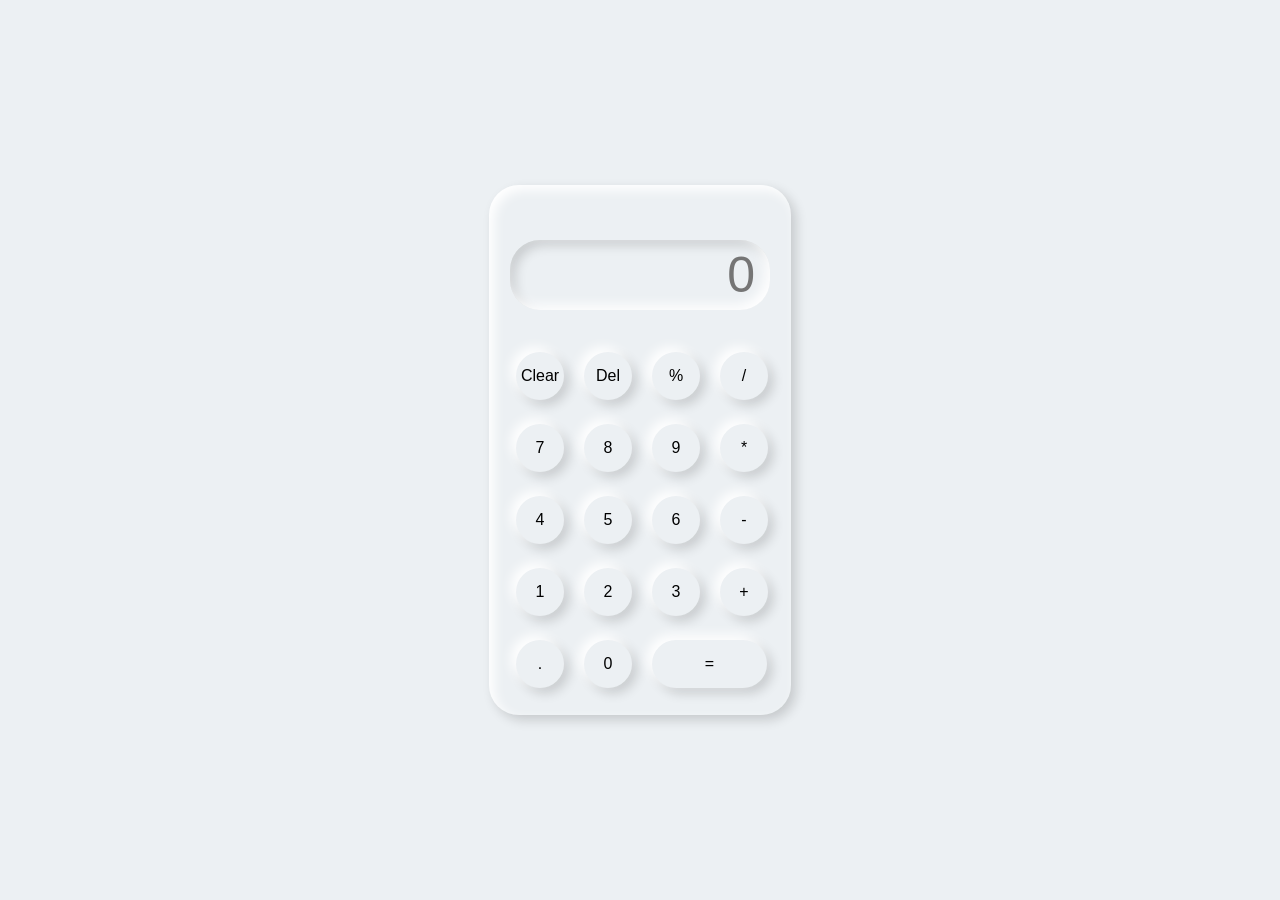
<file: Calculator/index.html>
<!DOCTYPE html>
<html lang="en">
<head>
      <meta charset="UTF-8">
      <meta http-equiv="X-UA-Compatible" content="IE=edge">
      <meta name="viewport" content="width=device-width, initial-scale=1.0">
      <title>Calculator</title>
      <link rel="stylesheet" type="text/css" href="style.css">
      
</head>
<body>
      <div class="container">
            <div class="calculator">
                  <input type="text" placeholder="0" id="outputscreen">
                  <button onclick="Clear()">Clear</button>
                  <button onclick="Delete()">Del</button>
                  <button onclick="display('%')">% </button>
                  <button onclick="display('/')">/ </button>
                  <button onclick="display('7')">7 </button>
                  <button onclick="display('8')">8 </button>
                  <button onclick="display('9')">9 </button>
                  <button onclick="display('*')">* </button>
                  <button onclick="display('4')">4 </button>
                  <button onclick="display('5')">5 </button>
                  <button onclick="display('6')">6 </button>
                  <button onclick="display('-')">- </button>
                  <button onclick="display('1')">1 </button>
                  <button onclick="display('2')">2 </button>
                  <button onclick="display('3')">3 </button>
                  <button onclick="display('+')">+ </button>
                  <button onclick="display('.')">. </button>
                  <button onclick="display('0')">0 </button>
                  <button onclick="Calculate()" class="equal"> = </button>
            </div>

      </div>

      <script src="script.js"></script>

</body>
</html>
</file>
<file: Calculator/style.css>
*{
      margin: 0;
      padding: 0;
      box-sizing: border-box;
      font-family: sans-serif;
      background-color: #ecf0f3;
      outline: none;                                                /* button border none */
}
.container{
      height: 100vh;
      display: flex;
      align-items: center;                                         /* makes vertical center */
      justify-content: center;                                      /* makes horizontal center */
}
.calculator{
      padding: 15px;
      border-radius: 30px;
      box-shadow: inset 5px 5px 12px #fff,                           /* inset(inside) 5px vertical 5pc horizontal 12px blur white color*/
                        5px 5px 12px rgba(0, 0, 0,.16);              /*outside*/
      display: grid;
      grid-template-columns: repeat(4, 68px);                          /* 4 columns with each size of 68px */

}
input{
      grid-column: span 4;                                                 /*input takes the space of 4column of grid and make itself one column*/
      height: 70px;
      width: 260px;
      background-color: #ecf0f3;
      box-shadow: inset -5px -5px 12px #fff,
                  inset  5px  5px 12px rgba(0, 0, 0,.16);
      border: none;
      border-radius: 30px;
      color: rgba(70, 70, 70,);
      font-size: 50px;
      text-align: end;
      margin: auto;
      margin-top: 40px;
      margin-bottom: 30px;
      padding: 15px;
}
button{
      height: 48px;
      width: 48px;
      box-shadow: -5px -5px 12px #fff,                        /*right and bottom*/
                  5px 5px 12px rgba(0, 0, 0,.16);             /*left top*/
      border: none;
      border-radius: 50%;
      margin: 12px;
      font-size: 16px;
} 
button:hover{
      cursor: pointer;
} 
.equal{
      width: 115px;
      border-radius: 40px;
      box-shadow: -5px -5px 12px #fff,    
                  5px 5px 12px rgba(0, 0, 0,.16);
}
</file>
